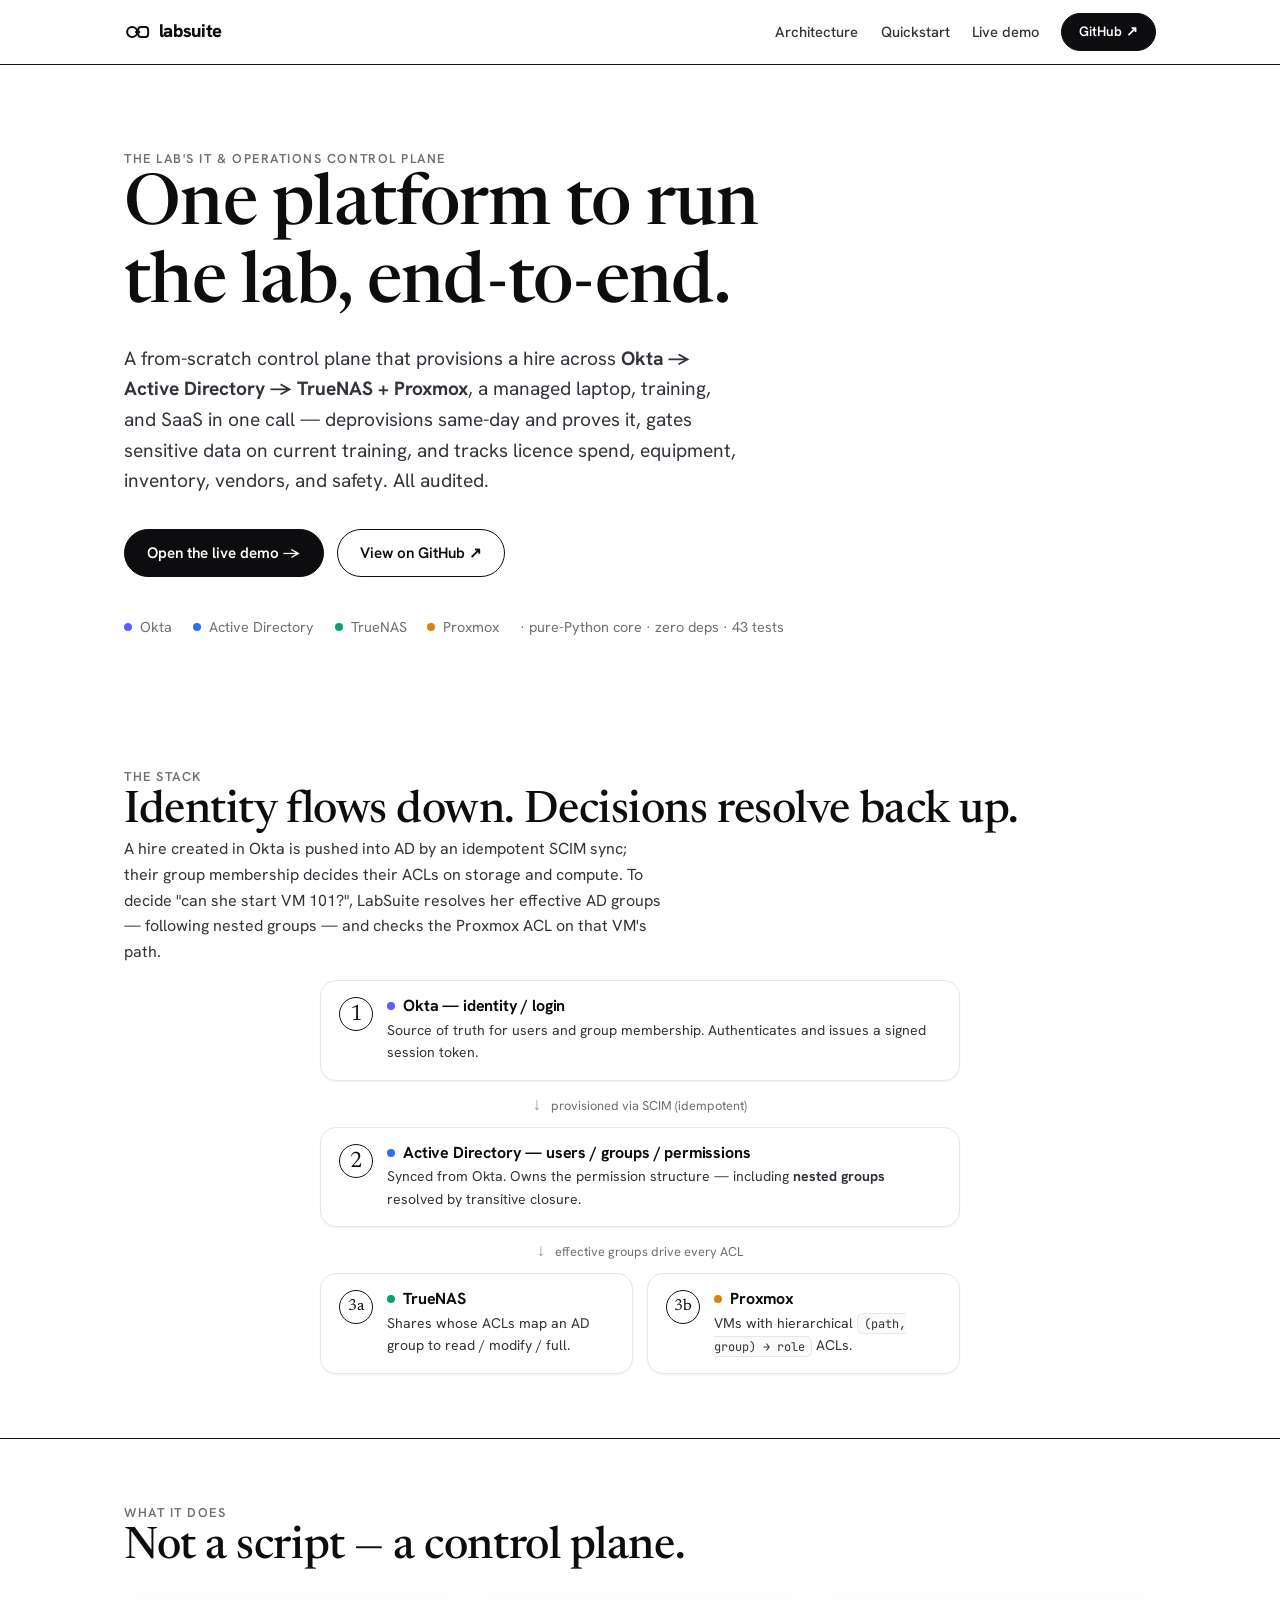
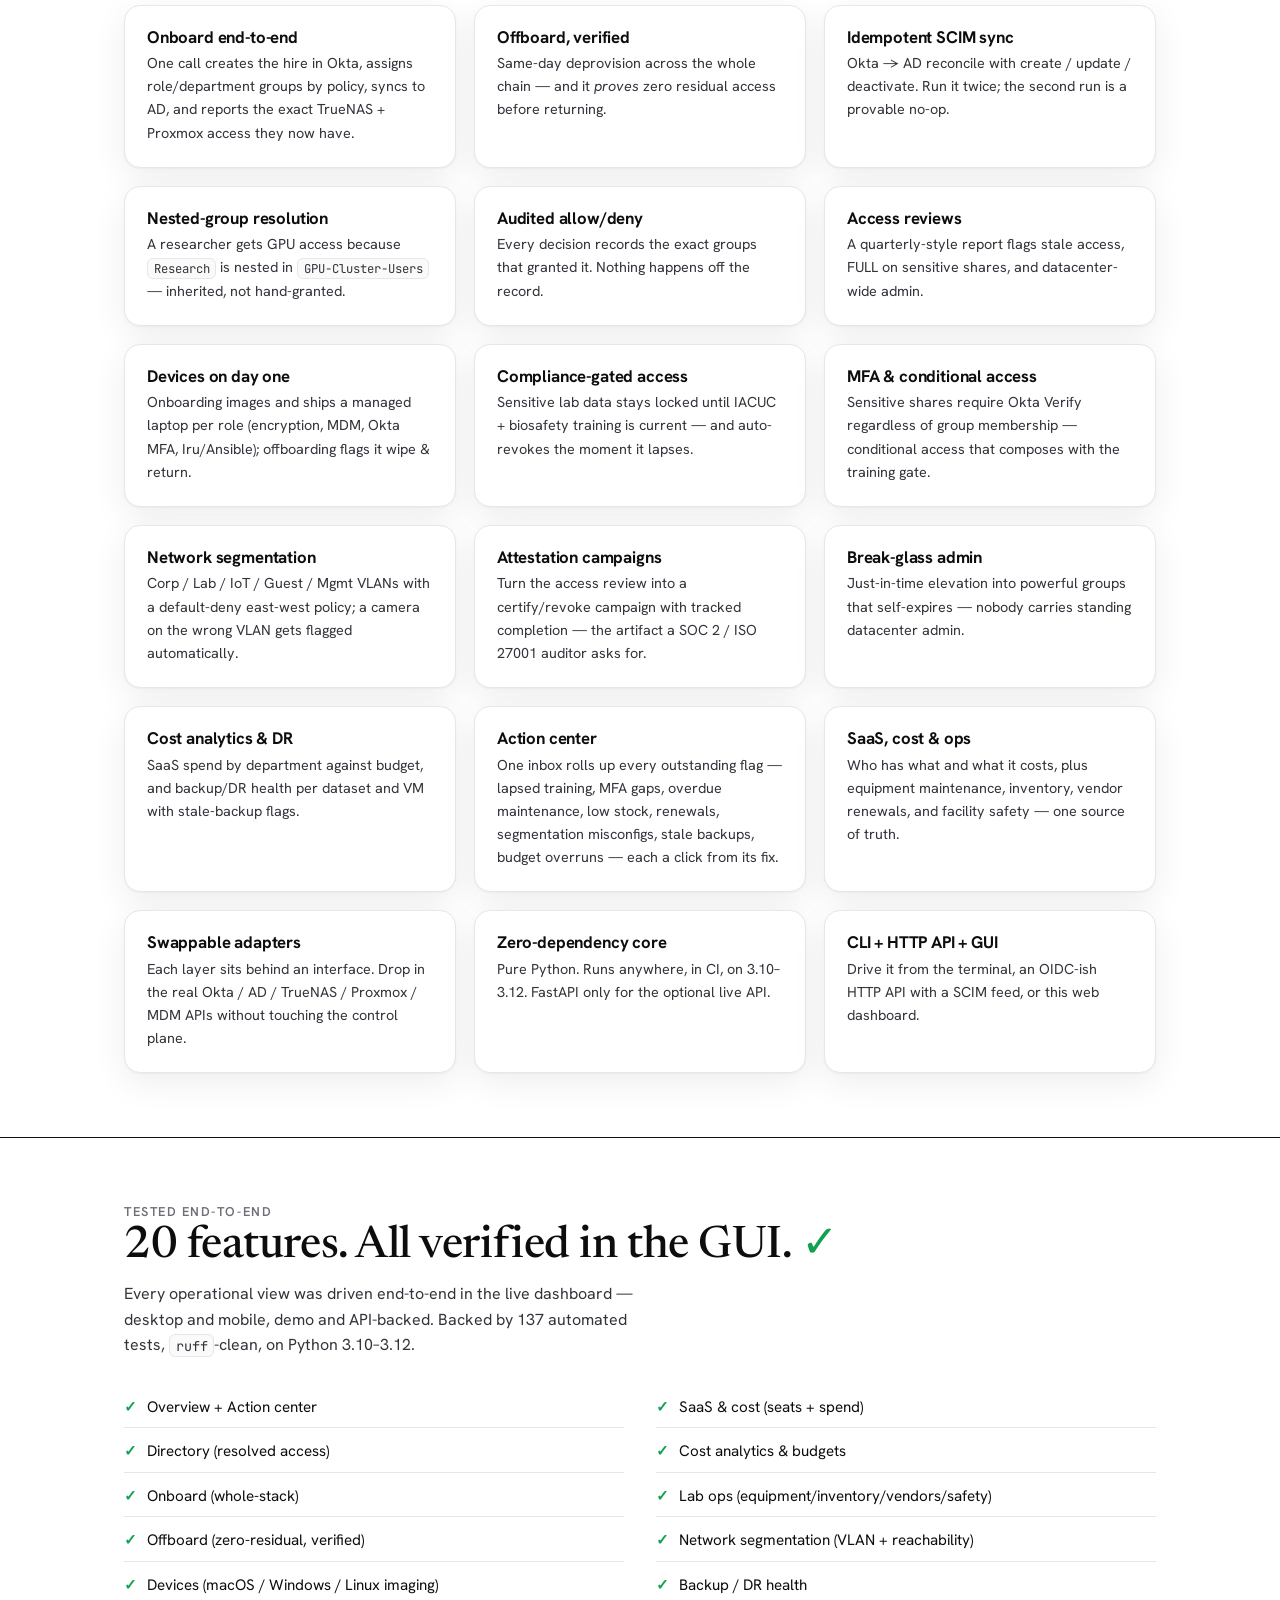
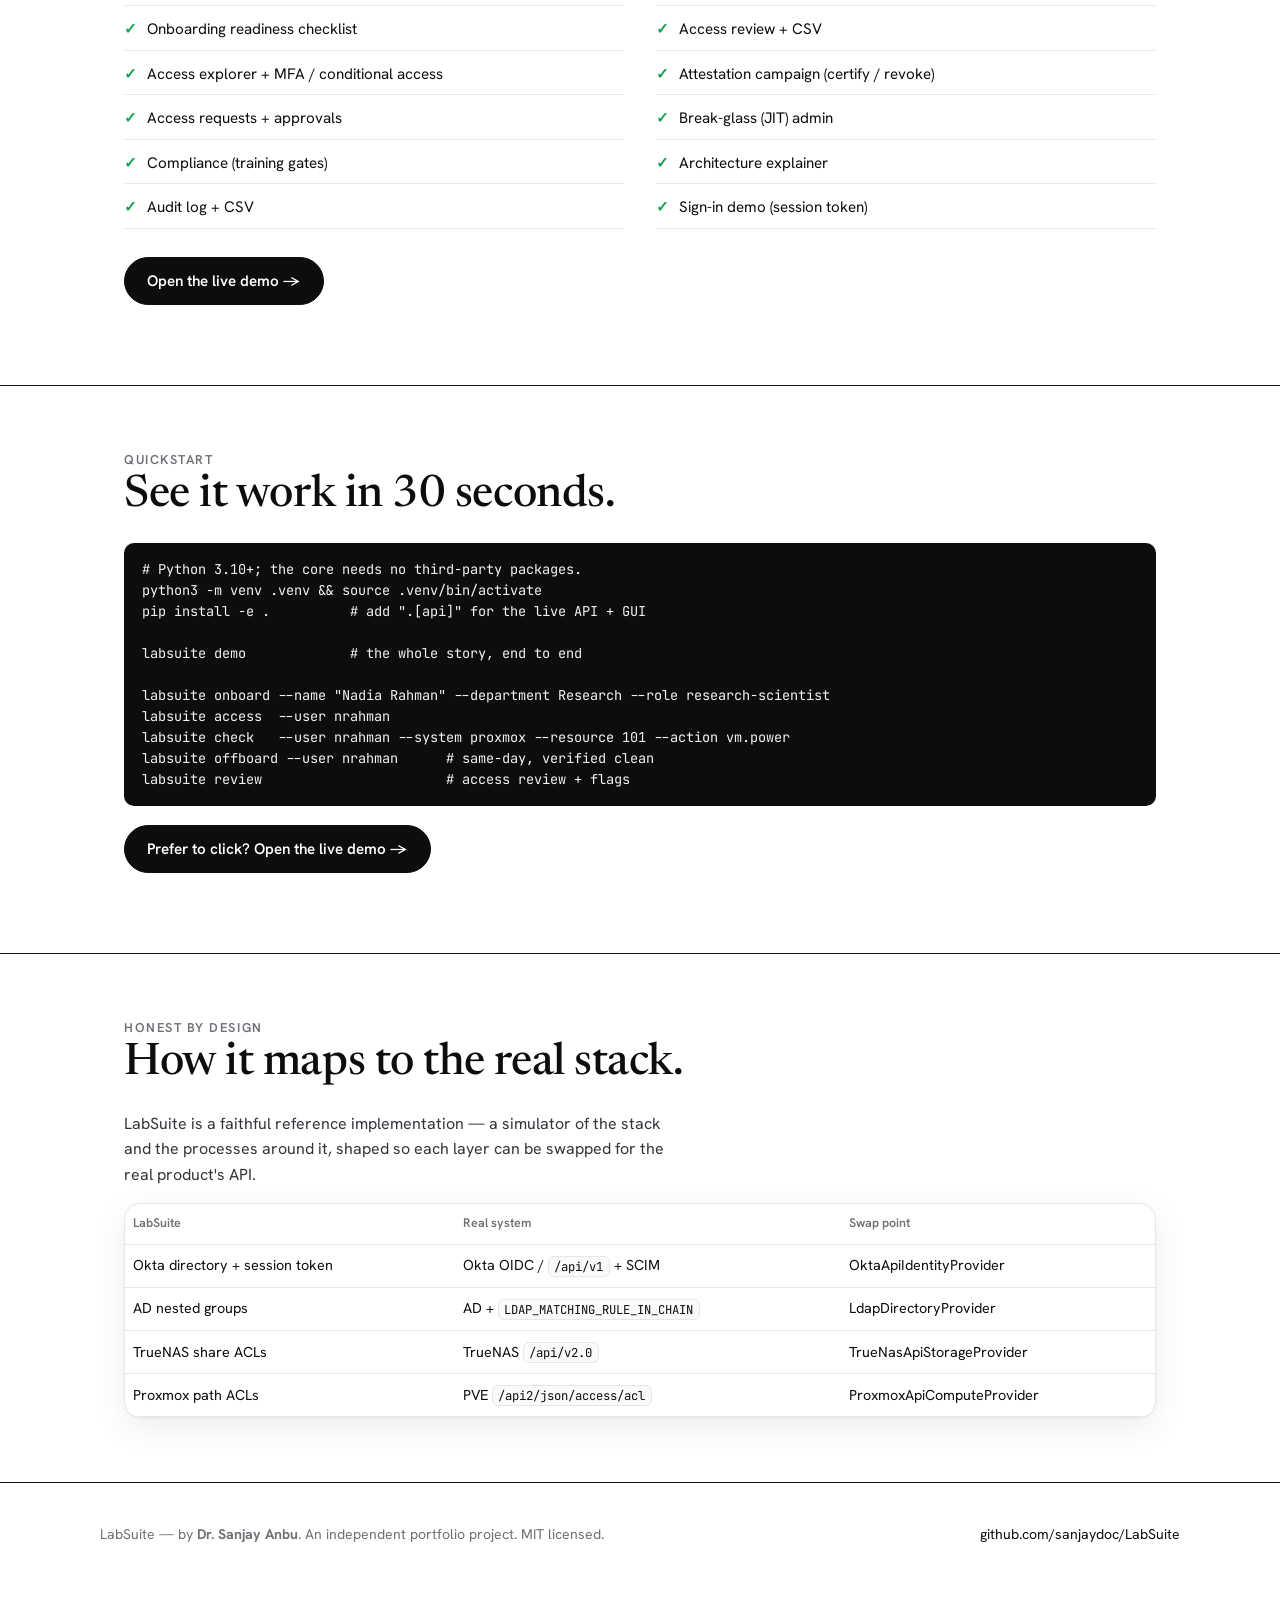
<file: docs/index.html>
<!doctype html>
<html lang="en">
<head>
  <meta charset="utf-8" />
  <meta name="viewport" content="width=device-width, initial-scale=1" />
  <title>LabSuite — identity-to-infrastructure access governance</title>
  <meta name="description" content="A from-scratch control plane for the lab's identity stack: Okta to Active Directory to TrueNAS + Proxmox. Onboard, offboard, sync, and decide access — all audited." />
  <link rel="preconnect" href="https://fonts.googleapis.com" />
  <link rel="preconnect" href="https://fonts.gstatic.com" crossorigin />
  <link href="https://fonts.googleapis.com/css2?family=Newsreader:opsz,wght@6..72,400;6..72,500&family=Hanken+Grotesk:wght@400;500;600;700;800&family=JetBrains+Mono:wght@400;600&display=swap" rel="stylesheet" />
  <link rel="stylesheet" href="assets/theme.css" />
  <style>
    .hero { padding: 84px 0 64px; }
    .hero h1 { max-width: 16ch; }
    .hero .lead { font-size: 1.2rem; max-width: 56ch; margin-top: 1.2rem; }
    .cta-row { display: flex; gap: .8rem; margin-top: 2rem; flex-wrap: wrap; }
    .stack-meta { display: flex; gap: 1.3rem; margin-top: 2.4rem; flex-wrap: wrap; color: var(--muted); font-size: .9rem; }
    .stack-meta span { display: inline-flex; align-items: center; gap: .5rem; }

    .flow { display: grid; gap: 14px; max-width: 640px; margin: 8px auto 0; }
    .flow .node { display: grid; grid-template-columns: auto 1fr; gap: 14px; align-items: start;
      border: 1px solid var(--hair); border-radius: var(--radius); padding: 16px 18px; box-shadow: var(--shadow-sm); background: var(--paper); }
    .flow .node .idx { font-family: var(--serif); font-size: 1.4rem; color: var(--ink); width: 34px; height: 34px; display: grid; place-items: center; border: 1.5px solid var(--rule); border-radius: 50%; }
    .flow .node h3 { font-family: var(--sans); font-weight: 700; font-size: 1rem; display: flex; align-items: center; gap: .5rem; }
    .flow .node p { margin: .25rem 0 0; font-size: .88rem; }
    .flow .arrow { text-align: center; color: var(--faint); font-size: 1.1rem; line-height: 1; }
    .flow .split { display: grid; grid-template-columns: 1fr 1fr; gap: 14px; }
    @media (max-width: 560px) { .flow .split { grid-template-columns: 1fr; } }

    .features { display: grid; grid-template-columns: repeat(3, 1fr); gap: 18px; }
    @media (max-width: 860px) { .features { grid-template-columns: 1fr 1fr; } }
    @media (max-width: 560px) { .features { grid-template-columns: 1fr; } }
    .feature h3 { font-family: var(--sans); font-weight: 700; font-size: 1.05rem; margin-bottom: .4rem; }
    .feature p { font-size: .9rem; margin: 0; }
    .vitem { font-size: .95rem; padding: .5rem 0; border-bottom: 1px solid var(--hair); }
    .vitem::before { content: "✓"; color: var(--ok); font-weight: 800; margin-right: .6rem; }

    .maprow { display: grid; grid-template-columns: 1.1fr 1.2fr .9fr; gap: 0; }
    .footer { padding: 40px 0 64px; color: var(--muted); font-size: .88rem; display: flex; justify-content: space-between; flex-wrap: wrap; gap: 1rem; }
  </style>
</head>
<body>

  <nav class="nav">
    <div class="wrap">
      <a class="brand" href="./">
        <svg viewBox="0 0 32 32" fill="none" aria-hidden="true">
          <circle cx="10" cy="16" r="6.2" stroke="currentColor" stroke-width="2.4"/>
          <rect x="17.5" y="9.8" width="12.2" height="12.4" rx="3.4" stroke="currentColor" stroke-width="2.4"/>
          <path d="M14.6 16h4.2" stroke="currentColor" stroke-width="2.4" stroke-linecap="round"/>
        </svg>
        labsuite
      </a>
      <div class="nav-links">
        <a href="#stack">Architecture</a>
        <a href="#quickstart">Quickstart</a>
        <a href="app/">Live demo</a>
        <a class="btn btn-sm" href="https://github.com/sanjaydoc/LabSuite">GitHub ↗</a>
      </div>
    </div>
  </nav>

  <header class="hero">
    <div class="wrap">
      <div class="eyebrow">The lab's IT &amp; operations control plane</div>
      <h1>One platform to run the lab, end&#8209;to&#8209;end.</h1>
      <p class="lead">A from-scratch control plane that provisions a hire across <strong>Okta → Active Directory → TrueNAS + Proxmox</strong>, a managed laptop, training, and SaaS in one call — deprovisions same-day and proves it, gates sensitive data on current training, and tracks licence spend, equipment, inventory, vendors, and safety. All audited.</p>
      <div class="cta-row">
        <a class="btn" href="app/">Open the live demo →</a>
        <a class="btn ghost" href="https://github.com/sanjaydoc/LabSuite">View on GitHub ↗</a>
      </div>
      <div class="stack-meta">
        <span><i class="dot okta"></i> Okta</span>
        <span><i class="dot ad"></i> Active Directory</span>
        <span><i class="dot nas"></i> TrueNAS</span>
        <span><i class="dot pve"></i> Proxmox</span>
        <span>· pure-Python core · zero deps · 43 tests</span>
      </div>
    </div>
  </header>

  <section class="section" id="stack">
    <div class="wrap">
      <div class="eyebrow">The stack</div>
      <h2>Identity flows down. Decisions resolve back up.</h2>
      <p style="max-width:60ch">A hire created in Okta is pushed into AD by an idempotent SCIM sync; their group membership decides their ACLs on storage and compute. To decide "can she start VM 101?", LabSuite resolves her effective AD groups — following nested groups — and checks the Proxmox ACL on that VM's path.</p>

      <div class="flow">
        <div class="node">
          <div class="idx">1</div>
          <div>
            <h3><i class="dot okta"></i> Okta — identity / login</h3>
            <p>Source of truth for users and group membership. Authenticates and issues a signed session token.</p>
          </div>
        </div>
        <div class="arrow">↓ &nbsp;<span class="muted" style="font-size:.8rem">provisioned via SCIM (idempotent)</span></div>
        <div class="node">
          <div class="idx">2</div>
          <div>
            <h3><i class="dot ad"></i> Active Directory — users / groups / permissions</h3>
            <p>Synced from Okta. Owns the permission structure — including <strong>nested groups</strong> resolved by transitive closure.</p>
          </div>
        </div>
        <div class="arrow">↓ &nbsp;<span class="muted" style="font-size:.8rem">effective groups drive every ACL</span></div>
        <div class="split">
          <div class="node">
            <div class="idx" style="font-size:1rem">3a</div>
            <div>
              <h3><i class="dot nas"></i> TrueNAS</h3>
              <p>Shares whose ACLs map an AD group to read / modify / full.</p>
            </div>
          </div>
          <div class="node">
            <div class="idx" style="font-size:1rem">3b</div>
            <div>
              <h3><i class="dot pve"></i> Proxmox</h3>
              <p>VMs with hierarchical <code>(path, group) → role</code> ACLs.</p>
            </div>
          </div>
        </div>
      </div>
    </div>
  </section>

  <section class="section" id="features">
    <div class="wrap">
      <div class="eyebrow">What it does</div>
      <h2 style="margin-bottom:2rem">Not a script — a control plane.</h2>
      <div class="features">
        <div class="card feature"><h3>Onboard end-to-end</h3><p>One call creates the hire in Okta, assigns role/department groups by policy, syncs to AD, and reports the exact TrueNAS + Proxmox access they now have.</p></div>
        <div class="card feature"><h3>Offboard, verified</h3><p>Same-day deprovision across the whole chain — and it <em>proves</em> zero residual access before returning.</p></div>
        <div class="card feature"><h3>Idempotent SCIM sync</h3><p>Okta → AD reconcile with create / update / deactivate. Run it twice; the second run is a provable no-op.</p></div>
        <div class="card feature"><h3>Nested-group resolution</h3><p>A researcher gets GPU access because <code>Research</code> is nested in <code>GPU-Cluster-Users</code> — inherited, not hand-granted.</p></div>
        <div class="card feature"><h3>Audited allow/deny</h3><p>Every decision records the exact groups that granted it. Nothing happens off the record.</p></div>
        <div class="card feature"><h3>Access reviews</h3><p>A quarterly-style report flags stale access, FULL on sensitive shares, and datacenter-wide admin.</p></div>
        <div class="card feature"><h3>Devices on day one</h3><p>Onboarding images and ships a managed laptop per role (encryption, MDM, Okta MFA, Iru/Ansible); offboarding flags it wipe &amp; return.</p></div>
        <div class="card feature"><h3>Compliance-gated access</h3><p>Sensitive lab data stays locked until IACUC + biosafety training is current — and auto-revokes the moment it lapses.</p></div>
        <div class="card feature"><h3>MFA &amp; conditional access</h3><p>Sensitive shares require Okta Verify regardless of group membership — conditional access that composes with the training gate.</p></div>
        <div class="card feature"><h3>Network segmentation</h3><p>Corp / Lab / IoT / Guest / Mgmt VLANs with a default-deny east-west policy; a camera on the wrong VLAN gets flagged automatically.</p></div>
        <div class="card feature"><h3>Attestation campaigns</h3><p>Turn the access review into a certify/revoke campaign with tracked completion — the artifact a SOC 2 / ISO 27001 auditor asks for.</p></div>
        <div class="card feature"><h3>Break-glass admin</h3><p>Just-in-time elevation into powerful groups that self-expires — nobody carries standing datacenter admin.</p></div>
        <div class="card feature"><h3>Cost analytics &amp; DR</h3><p>SaaS spend by department against budget, and backup/DR health per dataset and VM with stale-backup flags.</p></div>
        <div class="card feature"><h3>Action center</h3><p>One inbox rolls up every outstanding flag — lapsed training, MFA gaps, overdue maintenance, low stock, renewals, segmentation misconfigs, stale backups, budget overruns — each a click from its fix.</p></div>
        <div class="card feature"><h3>SaaS, cost &amp; ops</h3><p>Who has what and what it costs, plus equipment maintenance, inventory, vendor renewals, and facility safety — one source of truth.</p></div>
        <div class="card feature"><h3>Swappable adapters</h3><p>Each layer sits behind an interface. Drop in the real Okta / AD / TrueNAS / Proxmox / MDM APIs without touching the control plane.</p></div>
        <div class="card feature"><h3>Zero-dependency core</h3><p>Pure Python. Runs anywhere, in CI, on 3.10–3.12. FastAPI only for the optional live API.</p></div>
        <div class="card feature"><h3>CLI + HTTP API + GUI</h3><p>Drive it from the terminal, an OIDC-ish HTTP API with a SCIM feed, or this web dashboard.</p></div>
      </div>
    </div>
  </section>

  <section class="section" id="verified">
    <div class="wrap">
      <div class="eyebrow">Tested end-to-end</div>
      <h2 style="margin-bottom:.6rem">20 features. All verified in the GUI. <span style="color:var(--ok)">✓</span></h2>
      <p style="max-width:60ch;margin-bottom:1.8rem">Every operational view was driven end-to-end in the live dashboard — desktop and mobile, demo and API-backed. Backed by 137 automated tests, <code>ruff</code>-clean, on Python 3.10–3.12.</p>
      <div style="display:grid;grid-template-columns:repeat(2,1fr);gap:.2rem 2rem">
        <div class="vitem">Overview + Action center</div>
        <div class="vitem">SaaS &amp; cost (seats + spend)</div>
        <div class="vitem">Directory (resolved access)</div>
        <div class="vitem">Cost analytics &amp; budgets</div>
        <div class="vitem">Onboard (whole-stack)</div>
        <div class="vitem">Lab ops (equipment/inventory/vendors/safety)</div>
        <div class="vitem">Offboard (zero-residual, verified)</div>
        <div class="vitem">Network segmentation (VLAN + reachability)</div>
        <div class="vitem">Devices (macOS / Windows / Linux imaging)</div>
        <div class="vitem">Backup / DR health</div>
        <div class="vitem">Onboarding readiness checklist</div>
        <div class="vitem">Access review + CSV</div>
        <div class="vitem">Access explorer + MFA / conditional access</div>
        <div class="vitem">Attestation campaign (certify / revoke)</div>
        <div class="vitem">Access requests + approvals</div>
        <div class="vitem">Break-glass (JIT) admin</div>
        <div class="vitem">Compliance (training gates)</div>
        <div class="vitem">Architecture explainer</div>
        <div class="vitem">Audit log + CSV</div>
        <div class="vitem">Sign-in demo (session token)</div>
      </div>
      <p style="margin-top:1.8rem"><a class="btn" href="app/">Open the live demo →</a></p>
    </div>
  </section>

  <section class="section" id="quickstart">
    <div class="wrap">
      <div class="eyebrow">Quickstart</div>
      <h2 style="margin-bottom:1.4rem">See it work in 30 seconds.</h2>
      <pre><code># Python 3.10+; the core needs no third-party packages.
python3 -m venv .venv &amp;&amp; source .venv/bin/activate
pip install -e .          # add ".[api]" for the live API + GUI

labsuite demo             # the whole story, end to end

labsuite onboard --name "Nadia Rahman" --department Research --role research-scientist
labsuite access  --user nrahman
labsuite check   --user nrahman --system proxmox --resource 101 --action vm.power
labsuite offboard --user nrahman      # same-day, verified clean
labsuite review                       # access review + flags</code></pre>
      <p style="margin-top:1.2rem"><a class="btn" href="app/">Prefer to click? Open the live demo →</a></p>
    </div>
  </section>

  <section class="section" id="mapping">
    <div class="wrap">
      <div class="eyebrow">Honest by design</div>
      <h2 style="margin-bottom:1.4rem">How it maps to the real stack.</h2>
      <p style="max-width:60ch">LabSuite is a faithful reference implementation — a simulator of the stack and the processes around it, shaped so each layer can be swapped for the real product's API.</p>
      <div class="card" style="padding:0; overflow:hidden">
        <table>
          <tr><th>LabSuite</th><th>Real system</th><th>Swap point</th></tr>
          <tr><td>Okta directory + session token</td><td>Okta OIDC / <code>/api/v1</code> + SCIM</td><td>OktaApiIdentityProvider</td></tr>
          <tr><td>AD nested groups</td><td>AD + <code>LDAP_MATCHING_RULE_IN_CHAIN</code></td><td>LdapDirectoryProvider</td></tr>
          <tr><td>TrueNAS share ACLs</td><td>TrueNAS <code>/api/v2.0</code></td><td>TrueNasApiStorageProvider</td></tr>
          <tr><td>Proxmox path ACLs</td><td>PVE <code>/api2/json/access/acl</code></td><td>ProxmoxApiComputeProvider</td></tr>
        </table>
      </div>
    </div>
  </section>

  <hr class="rule" />
  <footer class="wrap footer">
    <div>LabSuite — by <strong>Dr. Sanjay Anbu</strong>. An independent portfolio project. MIT licensed.</div>
    <div><a href="https://github.com/sanjaydoc/LabSuite">github.com/sanjaydoc/LabSuite</a></div>
  </footer>

</body>
</html>
</file>
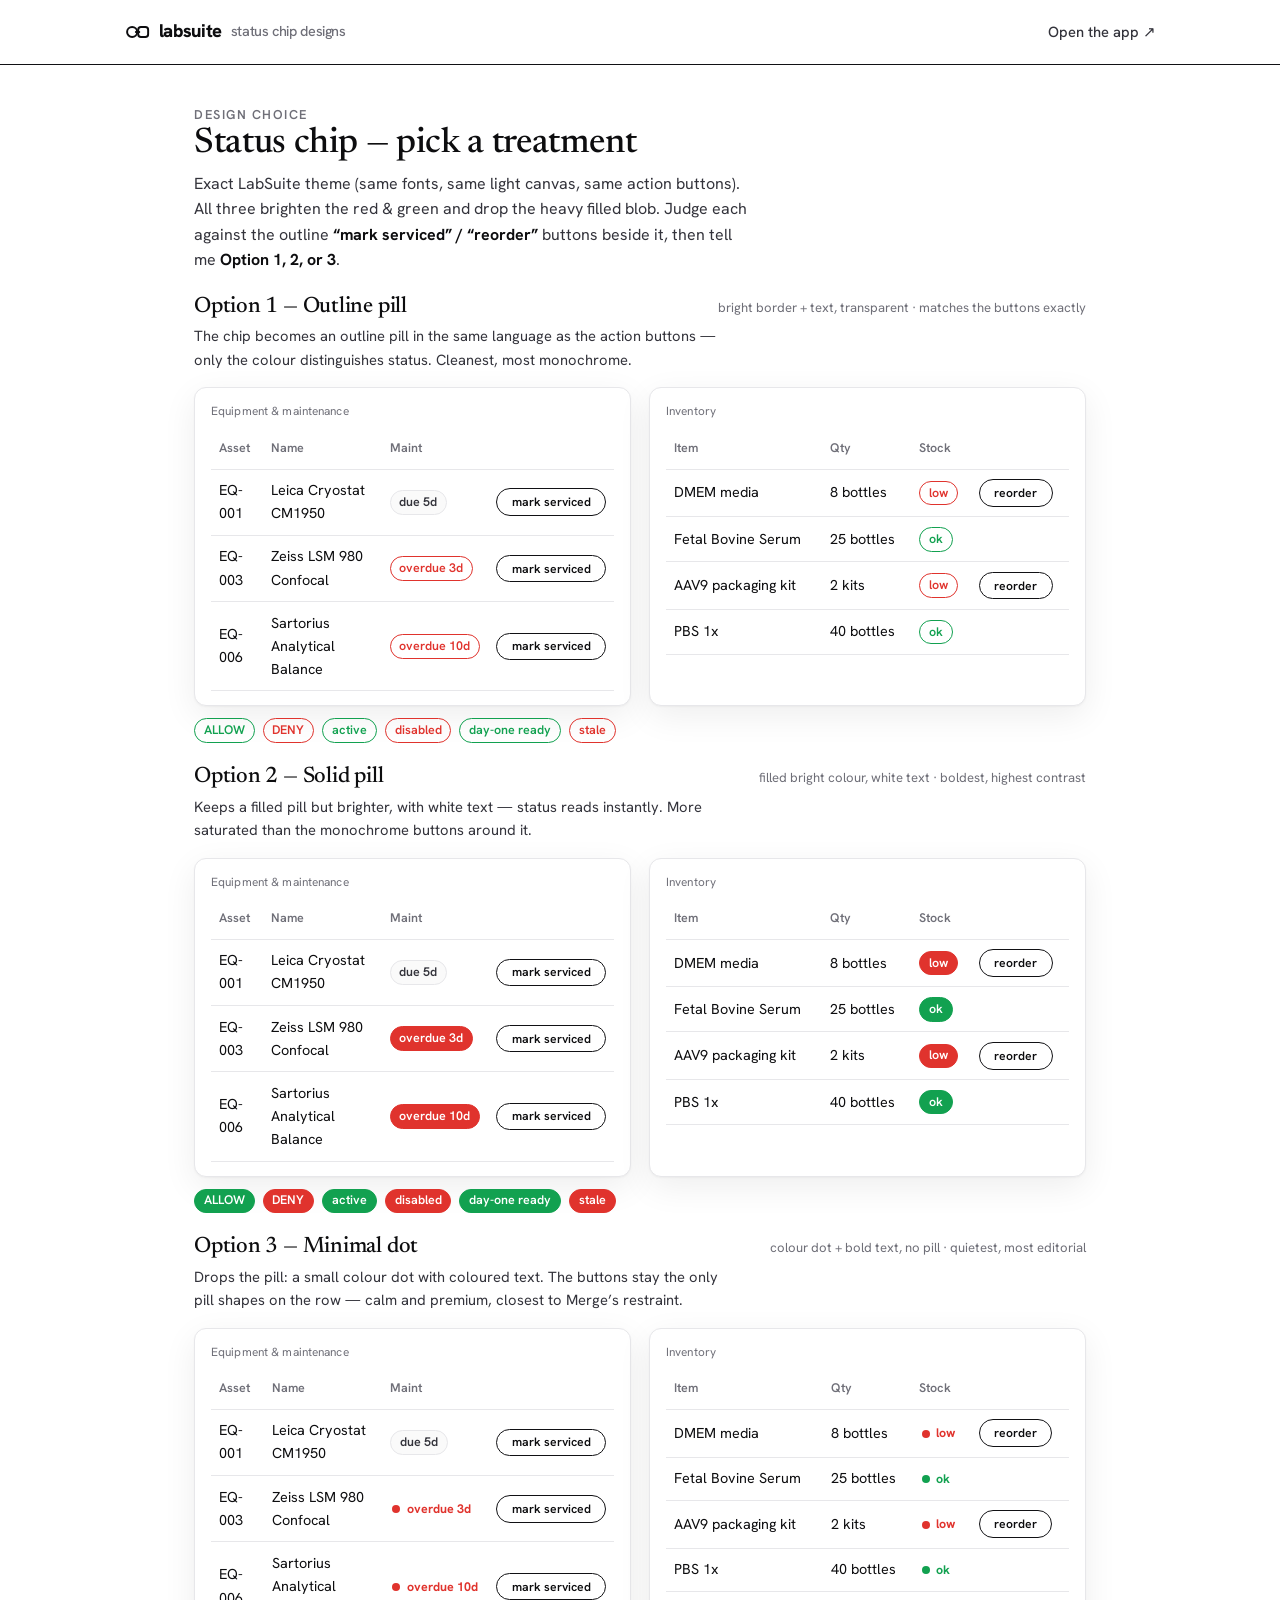
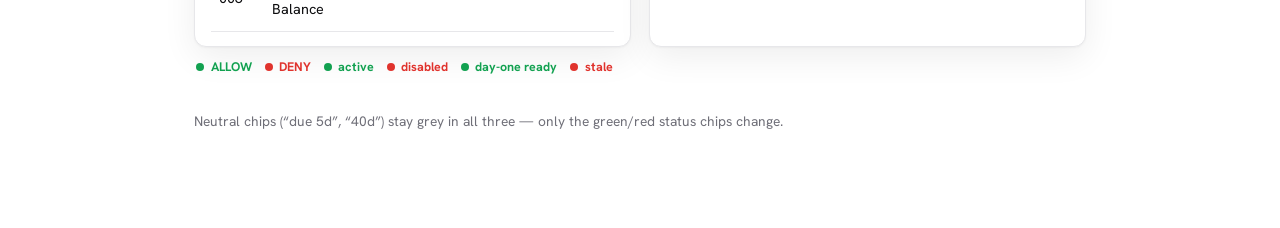
<file: docs/chip-designs.html>
<!doctype html>
<html lang="en">
<head>
  <meta charset="utf-8" />
  <meta name="viewport" content="width=device-width, initial-scale=1" />
  <title>LabSuite — status chip designs</title>
  <link rel="preconnect" href="https://fonts.googleapis.com" />
  <link rel="preconnect" href="https://fonts.gstatic.com" crossorigin />
  <link href="https://fonts.googleapis.com/css2?family=Newsreader:opsz,wght@6..72,400;6..72,500&family=Hanken+Grotesk:wght@400;500;600;700;800&family=JetBrains+Mono:wght@400;600&display=swap" rel="stylesheet" />
  <link rel="stylesheet" href="assets/theme.css" />
  <style>
    /* Exact bright red/green for the chooser (what we'd set --ok / --no to). */
    :root { --ok-bright: #12a150; --no-bright: #e0332d; }

    .page { max-width: 940px; margin: 0 auto; padding: 40px 24px 80px; }
    .page h1 { font-size: 2.2rem; margin-bottom: .4rem; }
    .lede { color: var(--ink-2); max-width: 62ch; }
    .lede b { color: var(--ink); }

    .opt { margin-top: 22px; }
    .opt-head { display: flex; align-items: baseline; justify-content: space-between; gap: 1rem; flex-wrap: wrap; }
    .opt-head h2 { font-size: 1.4rem; }
    .opt-head .tagline { font-size: .82rem; color: var(--muted); }
    .opt-desc { color: var(--ink-2); font-size: .92rem; margin: .3rem 0 16px; max-width: 66ch; }

    .grid2 { display: grid; grid-template-columns: 1fr 1fr; gap: 18px; }
    @media (max-width: 760px) { .grid2 { grid-template-columns: 1fr; } }
    .panel { border: 1px solid var(--hair); border-radius: 12px; padding: 14px 16px; overflow-x: auto; }
    .num { font-variant-numeric: tabular-nums; }
    .statusrow { display: flex; flex-wrap: wrap; gap: .5rem; align-items: center; margin-top: 12px; }

    /* ---- OPTION 1 — outline pill (bright border + text, transparent) ---- */
    .opt1 .chip.allow { color: var(--ok-bright); background: transparent; border: 1.5px solid var(--ok-bright); }
    .opt1 .chip.deny  { color: var(--no-bright); background: transparent; border: 1.5px solid var(--no-bright); }

    /* ---- OPTION 2 — solid pill (filled bright colour, white text) ---- */
    .opt2 .chip.allow { color: #fff; background: var(--ok-bright); border: 1.5px solid var(--ok-bright); }
    .opt2 .chip.deny  { color: #fff; background: var(--no-bright); border: 1.5px solid var(--no-bright); }

    /* ---- OPTION 3 — minimal dot (colour dot + text, no pill) ---- */
    .opt3 .chip.allow, .opt3 .chip.deny {
      background: transparent; border: 0; padding: 0 .15rem; border-radius: 0; font-weight: 700;
    }
    .opt3 .chip.allow { color: var(--ok-bright); }
    .opt3 .chip.deny  { color: var(--no-bright); }
    .opt3 .chip.allow::before, .opt3 .chip.deny::before {
      content: ""; width: 8px; height: 8px; border-radius: 50%; display: inline-block; flex: none;
    }
    .opt3 .chip.allow::before { background: var(--ok-bright); }
    .opt3 .chip.deny::before  { background: var(--no-bright); }
  </style>
</head>
<body>

  <nav class="nav">
    <div class="wrap">
      <a class="brand" href="app/">
        <svg viewBox="0 0 32 32" fill="none" aria-hidden="true">
          <circle cx="10" cy="16" r="6.2" stroke="currentColor" stroke-width="2.4"/>
          <rect x="17.5" y="9.8" width="12.2" height="12.4" rx="3.4" stroke="currentColor" stroke-width="2.4"/>
          <path d="M14.6 16h4.2" stroke="currentColor" stroke-width="2.4" stroke-linecap="round"/>
        </svg>
        labsuite <span class="muted" style="font-weight:500;font-size:.9rem">status chip designs</span>
      </a>
      <div class="nav-links">
        <a href="app/">Open the app ↗</a>
      </div>
    </div>
  </nav>

  <div class="page">
    <div class="eyebrow">Design choice</div>
    <h1>Status chip — pick a treatment</h1>
    <p class="lede">Exact LabSuite theme (same fonts, same light canvas, same action buttons). All three brighten
      the red &amp; green and drop the heavy filled blob. Judge each against the outline
      <b>“mark serviced” / “reorder”</b> buttons beside it, then tell me <b>Option 1, 2, or 3</b>.</p>

    <!-- OPTION 1 -->
    <section class="opt opt1">
      <div class="opt-head">
        <h2>Option 1 — Outline pill</h2>
        <span class="tagline">bright border + text, transparent · matches the buttons exactly</span>
      </div>
      <p class="opt-desc">The chip becomes an outline pill in the same language as the action buttons — only the
        colour distinguishes status. Cleanest, most monochrome.</p>
      <div class="grid2">
        <div class="card panel">
          <div class="label" style="margin-bottom:8px">Equipment &amp; maintenance</div>
          <table>
            <tr><th>Asset</th><th>Name</th><th>Maint</th><th></th></tr>
            <tr><td>EQ-001</td><td>Leica Cryostat CM1950</td><td><span class="chip">due 5d</span></td><td><button class="btn act">mark serviced</button></td></tr>
            <tr><td>EQ-003</td><td>Zeiss LSM 980 Confocal</td><td><span class="chip deny">overdue 3d</span></td><td><button class="btn act">mark serviced</button></td></tr>
            <tr><td>EQ-006</td><td>Sartorius Analytical Balance</td><td><span class="chip deny">overdue 10d</span></td><td><button class="btn act">mark serviced</button></td></tr>
          </table>
        </div>
        <div class="card panel">
          <div class="label" style="margin-bottom:8px">Inventory</div>
          <table>
            <tr><th>Item</th><th>Qty</th><th>Stock</th><th></th></tr>
            <tr><td>DMEM media</td><td class="num">8 bottles</td><td><span class="chip deny">low</span></td><td><button class="btn act">reorder</button></td></tr>
            <tr><td>Fetal Bovine Serum</td><td class="num">25 bottles</td><td><span class="chip allow">ok</span></td><td></td></tr>
            <tr><td>AAV9 packaging kit</td><td class="num">2 kits</td><td><span class="chip deny">low</span></td><td><button class="btn act">reorder</button></td></tr>
            <tr><td>PBS 1x</td><td class="num">40 bottles</td><td><span class="chip allow">ok</span></td><td></td></tr>
          </table>
        </div>
      </div>
      <div class="statusrow">
        <span class="chip allow">ALLOW</span>
        <span class="chip deny">DENY</span>
        <span class="chip allow">active</span>
        <span class="chip deny">disabled</span>
        <span class="chip allow">day-one ready</span>
        <span class="chip deny">stale</span>
      </div>
    </section>

    <!-- OPTION 2 -->
    <section class="opt opt2">
      <div class="opt-head">
        <h2>Option 2 — Solid pill</h2>
        <span class="tagline">filled bright colour, white text · boldest, highest contrast</span>
      </div>
      <p class="opt-desc">Keeps a filled pill but brighter, with white text — status reads instantly. More saturated
        than the monochrome buttons around it.</p>
      <div class="grid2">
        <div class="card panel">
          <div class="label" style="margin-bottom:8px">Equipment &amp; maintenance</div>
          <table>
            <tr><th>Asset</th><th>Name</th><th>Maint</th><th></th></tr>
            <tr><td>EQ-001</td><td>Leica Cryostat CM1950</td><td><span class="chip">due 5d</span></td><td><button class="btn act">mark serviced</button></td></tr>
            <tr><td>EQ-003</td><td>Zeiss LSM 980 Confocal</td><td><span class="chip deny">overdue 3d</span></td><td><button class="btn act">mark serviced</button></td></tr>
            <tr><td>EQ-006</td><td>Sartorius Analytical Balance</td><td><span class="chip deny">overdue 10d</span></td><td><button class="btn act">mark serviced</button></td></tr>
          </table>
        </div>
        <div class="card panel">
          <div class="label" style="margin-bottom:8px">Inventory</div>
          <table>
            <tr><th>Item</th><th>Qty</th><th>Stock</th><th></th></tr>
            <tr><td>DMEM media</td><td class="num">8 bottles</td><td><span class="chip deny">low</span></td><td><button class="btn act">reorder</button></td></tr>
            <tr><td>Fetal Bovine Serum</td><td class="num">25 bottles</td><td><span class="chip allow">ok</span></td><td></td></tr>
            <tr><td>AAV9 packaging kit</td><td class="num">2 kits</td><td><span class="chip deny">low</span></td><td><button class="btn act">reorder</button></td></tr>
            <tr><td>PBS 1x</td><td class="num">40 bottles</td><td><span class="chip allow">ok</span></td><td></td></tr>
          </table>
        </div>
      </div>
      <div class="statusrow">
        <span class="chip allow">ALLOW</span>
        <span class="chip deny">DENY</span>
        <span class="chip allow">active</span>
        <span class="chip deny">disabled</span>
        <span class="chip allow">day-one ready</span>
        <span class="chip deny">stale</span>
      </div>
    </section>

    <!-- OPTION 3 -->
    <section class="opt opt3">
      <div class="opt-head">
        <h2>Option 3 — Minimal dot</h2>
        <span class="tagline">colour dot + bold text, no pill · quietest, most editorial</span>
      </div>
      <p class="opt-desc">Drops the pill: a small colour dot with coloured text. The buttons stay the only pill shapes
        on the row — calm and premium, closest to Merge’s restraint.</p>
      <div class="grid2">
        <div class="card panel">
          <div class="label" style="margin-bottom:8px">Equipment &amp; maintenance</div>
          <table>
            <tr><th>Asset</th><th>Name</th><th>Maint</th><th></th></tr>
            <tr><td>EQ-001</td><td>Leica Cryostat CM1950</td><td><span class="chip">due 5d</span></td><td><button class="btn act">mark serviced</button></td></tr>
            <tr><td>EQ-003</td><td>Zeiss LSM 980 Confocal</td><td><span class="chip deny">overdue 3d</span></td><td><button class="btn act">mark serviced</button></td></tr>
            <tr><td>EQ-006</td><td>Sartorius Analytical Balance</td><td><span class="chip deny">overdue 10d</span></td><td><button class="btn act">mark serviced</button></td></tr>
          </table>
        </div>
        <div class="card panel">
          <div class="label" style="margin-bottom:8px">Inventory</div>
          <table>
            <tr><th>Item</th><th>Qty</th><th>Stock</th><th></th></tr>
            <tr><td>DMEM media</td><td class="num">8 bottles</td><td><span class="chip deny">low</span></td><td><button class="btn act">reorder</button></td></tr>
            <tr><td>Fetal Bovine Serum</td><td class="num">25 bottles</td><td><span class="chip allow">ok</span></td><td></td></tr>
            <tr><td>AAV9 packaging kit</td><td class="num">2 kits</td><td><span class="chip deny">low</span></td><td><button class="btn act">reorder</button></td></tr>
            <tr><td>PBS 1x</td><td class="num">40 bottles</td><td><span class="chip allow">ok</span></td><td></td></tr>
          </table>
        </div>
      </div>
      <div class="statusrow">
        <span class="chip allow">ALLOW</span>
        <span class="chip deny">DENY</span>
        <span class="chip allow">active</span>
        <span class="chip deny">disabled</span>
        <span class="chip allow">day-one ready</span>
        <span class="chip deny">stale</span>
      </div>
    </section>

    <p class="muted" style="margin-top:34px;font-size:.86rem">Neutral chips (“due 5d”, “40d”) stay grey in all three — only the green/red status chips change.</p>
  </div>

</body>
</html>
</file>
<file: docs/assets/theme.css>
/* LabSuite design system -- modelled on the Merge Labs aesthetic:
   light, monochrome, editorial. Elegant serif display + humanist sans body,
   thin dark full-width rules, black pill buttons, white cards with soft shadow
   and hairline dividers, generous whitespace. */

:root {
  --paper: #ffffff;
  --paper-2: #fafafa;
  --ink: #0d0d0f;      /* near-black display + primary text */
  --ink-2: #33333b;    /* dark slate for card body copy */
  --muted: #6f6f78;    /* small grey labels */
  --faint: #9a9aa2;
  --hair: #e7e7ea;     /* light hairline dividers inside cards */
  --rule: #111114;     /* the signature strong dark full-width rule */

  --accent: #0d0d0f;   /* actions are black, like Merge */
  --ok: #12a150;       /* bright green (ALLOW) */
  --ok-bg: #e8f2ec;
  --no: #e0332d;       /* bright red (DENY) */
  --no-bg: #f6ebe9;

  /* small layer-accent dots for wayfinding (kept subtle) */
  --okta: #635bff;
  --ad: #2f6fed;
  --nas: #0e9f6e;
  --pve: #d98218;

  --shadow-sm: 0 1px 2px rgba(16, 16, 20, .05);
  --shadow: 0 1px 2px rgba(16, 16, 20, .04), 0 10px 34px rgba(16, 16, 20, .07);
  --radius: 16px;
  --radius-sm: 10px;
  --pill: 999px;
  --maxw: 1080px;

  --serif: "Newsreader", Georgia, "Times New Roman", serif;
  --sans: "Hanken Grotesk", -apple-system, BlinkMacSystemFont, "Segoe UI", Roboto, Helvetica, Arial, sans-serif;
}

* { box-sizing: border-box; }

html { -webkit-text-size-adjust: 100%; }

body {
  margin: 0;
  background: var(--paper);
  color: var(--ink);
  font-family: var(--sans);
  font-size: 16px;
  line-height: 1.6;
  -webkit-font-smoothing: antialiased;
  text-rendering: optimizeLegibility;
}

a { color: var(--ink); text-decoration: none; }
a:hover { text-decoration: underline; }

h1, h2, h3 { font-family: var(--serif); font-weight: 500; letter-spacing: -0.01em; line-height: 1.1; margin: 0; }
h1 { font-size: clamp(2.6rem, 6vw, 4.4rem); }
h2 { font-size: clamp(1.8rem, 4vw, 2.8rem); }
h3 { font-size: 1.35rem; }

p { margin: 0 0 1rem; color: var(--ink-2); }

.wrap { max-width: var(--maxw); margin: 0 auto; padding: 0 24px; }

/* --- the signature dark rule ------------------------------------------- */
.rule { border: 0; border-top: 1.5px solid var(--rule); margin: 0; }
.section { padding: 64px 0; }
.section + .section { border-top: 1.5px solid var(--rule); }

/* --- small grey label (Merge "Location / Employment Type" style) -------- */
.label {
  font-size: .74rem;
  color: var(--muted);
  letter-spacing: .01em;
  text-transform: none;
  margin-bottom: .25rem;
}
.eyebrow {
  font-size: .8rem;
  letter-spacing: .12em;
  text-transform: uppercase;
  color: var(--muted);
  font-weight: 600;
}

/* --- buttons: Merge-style pills ---------------------------------------- *
 * Two tiers, matching merge.io:
 *   .btn            solid black PILL  — primary CTAs ("Join us! →")
 *   .btn.ghost/.act white OUTLINE pill — secondary/inline ("Upload file")
 * Everything is fully rounded (border-radius: 999px). */
.btn {
  display: inline-flex; align-items: center; justify-content: center; gap: .5rem; white-space: nowrap;
  background: var(--ink); color: #fff;
  font-family: var(--sans); font-weight: 600; font-size: .95rem;
  padding: .68rem 1.4rem; border: 1.5px solid var(--ink); border-radius: 999px; cursor: pointer;
  transition: transform .12s ease, opacity .12s ease, background .12s ease, color .12s ease;
}
.btn:hover { opacity: .9; text-decoration: none; transform: translateY(-1px); }
.btn.ghost { background: transparent; color: var(--ink); border: 1.5px solid var(--ink); }
.btn.ghost:hover { background: var(--ink); color: #fff; opacity: 1; }
.btn:disabled { opacity: .4; cursor: not-allowed; transform: none; }
.btn-sm { padding: .46rem 1.05rem; font-size: .85rem; }

/* Inline/secondary action pill (in tables, cards): light outline, inverts on
   hover. This is the Merge "Upload file" look — far cleaner in a table than a
   solid-black block, and still fully monochrome. */
.btn.act {
  background: var(--paper); color: var(--ink); border: 1.5px solid var(--rule);
  font-weight: 600; font-size: .76rem; padding: .3rem .9rem;
}
.btn.act:hover { background: var(--ink); color: #fff; border-color: var(--ink); opacity: 1; transform: none; }

/* --- cards ------------------------------------------------------------- */
.card {
  background: var(--paper);
  border: 1px solid var(--hair);
  border-radius: var(--radius);
  box-shadow: var(--shadow);
  padding: 22px;
}
.card .divider { border: 0; border-top: 1px solid var(--hair); margin: 14px 0; }

/* --- chips / status ---------------------------------------------------- */
.chip {
  display: inline-flex; align-items: center; gap: .4rem; white-space: nowrap;
  font-size: .78rem; font-weight: 600; line-height: 1.35;
  padding: .18rem .55rem; border-radius: var(--pill);
  border: 1px solid var(--hair); color: var(--ink-2); background: var(--paper-2);
}
/* Status chips: outline pills in the same language as the action buttons —
   bright colored border + text on a transparent ground (no filled blob). */
.chip.allow { color: var(--ok); background: transparent; border: 1.5px solid var(--ok); }
.chip.deny { color: var(--no); background: transparent; border: 1.5px solid var(--no); }
.dot { width: 8px; height: 8px; border-radius: 50%; display: inline-block; }
.dot.okta { background: var(--okta); }
.dot.ad { background: var(--ad); }
.dot.nas { background: var(--nas); }
.dot.pve { background: var(--pve); }

/* --- code -------------------------------------------------------------- */
code, pre, .mono { font-family: "JetBrains Mono", ui-monospace, SFMono-Regular, Menlo, Consolas, monospace; }
pre {
  background: #0d0d0f; color: #f4f4f5;
  border-radius: var(--radius-sm); padding: 16px 18px; overflow-x: auto;
  font-size: .85rem; line-height: 1.55;
}
:not(pre) > code {
  background: var(--paper-2); border: 1px solid var(--hair);
  border-radius: 6px; padding: .1rem .35rem; font-size: .85em;
}

/* --- nav --------------------------------------------------------------- */
.nav {
  position: sticky; top: 0; z-index: 20;
  background: rgba(255, 255, 255, .82);
  backdrop-filter: saturate(140%) blur(10px);
  border-bottom: 1.5px solid var(--rule);
}
.nav .wrap { display: flex; align-items: center; justify-content: space-between; height: 64px; }
.brand { display: flex; align-items: center; gap: .55rem; font-weight: 800; font-size: 1.15rem; letter-spacing: -.02em; }
.brand svg { width: 26px; height: 26px; }
.nav-links { display: flex; align-items: center; gap: 1.4rem; }
/* Plain nav links are grey ink; buttons (.btn) keep their own white text --
   scope this rule so it doesn't override the button's colour (specificity clash). */
.nav-links a:not(.btn) { font-size: .92rem; color: var(--ink-2); font-weight: 500; }
.nav-links a:not(.btn):hover { color: var(--ink); }
.nav-links a.btn { color: #fff; }
.nav-links a.btn.ghost { color: var(--ink); }

/* --- tables ------------------------------------------------------------ */
table { border-collapse: collapse; width: 100%; font-size: .9rem; }
th, td { text-align: left; padding: .6rem .5rem; border-bottom: 1px solid var(--hair); }
th { color: var(--muted); font-weight: 600; font-size: .78rem; }

.muted { color: var(--muted); }
.center { text-align: center; }

@media (max-width: 720px) {
  .nav .wrap { height: 56px; gap: .5rem; padding: 0 16px; }
  .brand { font-size: 1rem; gap: .4rem; }
  .brand svg { width: 22px; height: 22px; }
  .brand .muted { display: none; }        /* hide the "control plane" subtitle */
  .nav-links { gap: .55rem; }
  .nav-links a:not(.btn) { display: none; }
  .nav-links .btn-sm { padding: .4rem .7rem; font-size: .82rem; }
  .section { padding: 44px 0; }
}
</file>
